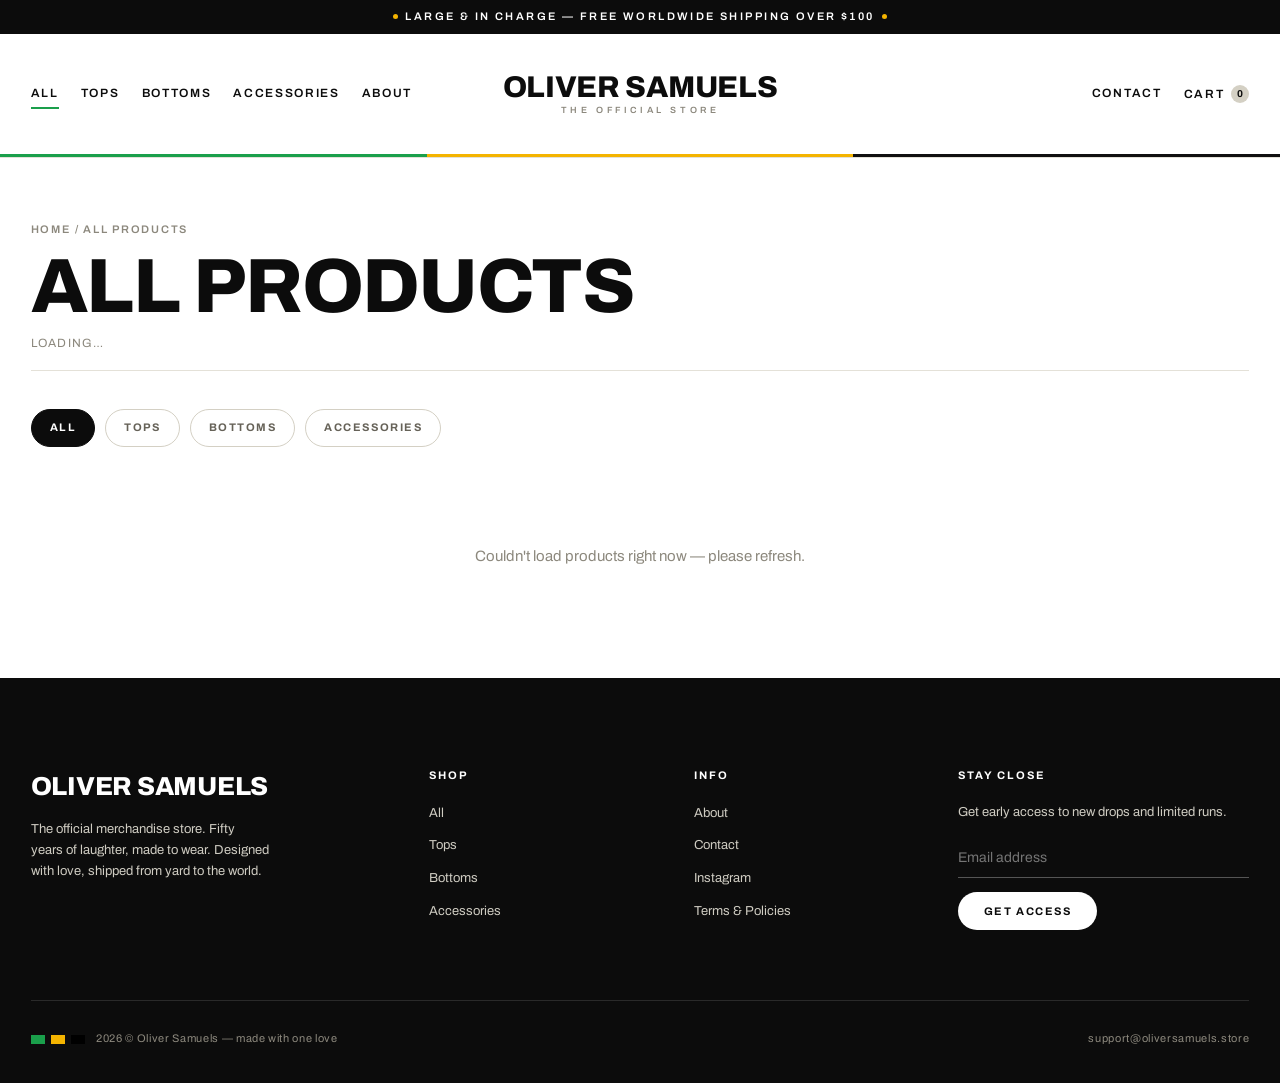
<file: collection.html>
<!DOCTYPE html>
<html lang="en">
<head>
<meta charset="UTF-8"/>
<meta name="viewport" content="width=device-width,initial-scale=1"/>
<title>Collection — Oliver Samuels</title>
<link rel="preconnect" href="https://fonts.googleapis.com"/>
<link rel="preconnect" href="https://fonts.gstatic.com" crossorigin/>
<link href="https://fonts.googleapis.com/css2?family=Archivo:ital,wght@0,400;0,500;0,600;0,700;0,800&family=Archivo+Expanded:wght@600;700;800&display=swap" rel="stylesheet"/>
<link rel="stylesheet" href="styles.css"/>
</head>
<body>
<div id="site-head"></div>
<main id="app"></main>
<div id="site-foot"></div>
<script src="shopify-config.js"></script>
<script src="image-slot.js"></script>
<script src="store.js"></script>
<script>OS.renderCollection();</script>
</body>
</html>
</file>
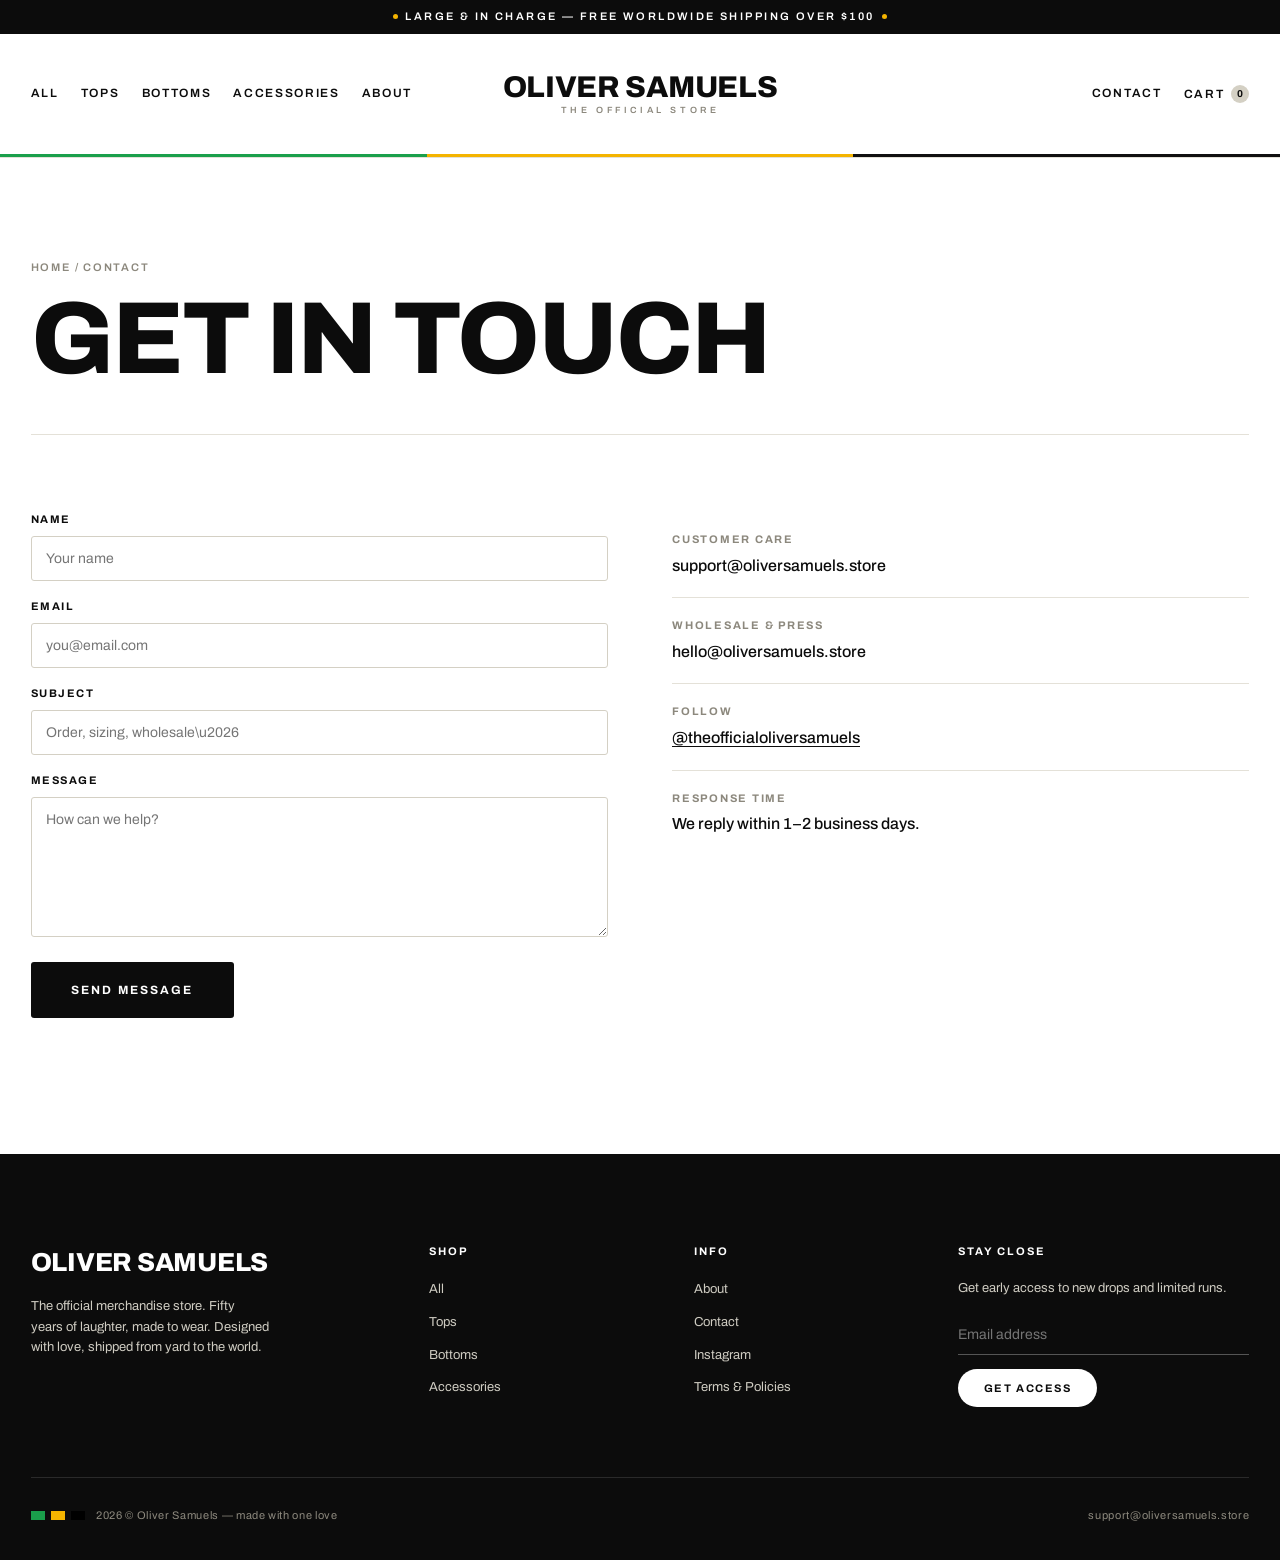
<file: contact.html>
<!DOCTYPE html>
<html lang="en">
<head>
<meta charset="UTF-8"/>
<meta name="viewport" content="width=device-width,initial-scale=1"/>
<title>Contact — Oliver Samuels</title>
<link rel="preconnect" href="https://fonts.googleapis.com"/>
<link rel="preconnect" href="https://fonts.gstatic.com" crossorigin/>
<link href="https://fonts.googleapis.com/css2?family=Archivo:ital,wght@0,400;0,500;0,600;0,700;0,800&family=Archivo+Expanded:wght@600;700;800&display=swap" rel="stylesheet"/>
<link rel="stylesheet" href="styles.css"/>
</head>
<body>
<div id="site-head"></div>
<main id="app">
  <div class="wrap">
    <div class="page-hero">
      <div class="crumbs"><a href="index.html">Home</a> / Contact</div>
      <h1>Get In Touch</h1>
    </div>

    <div class="contact-grid">
      <form onsubmit="OS.toast('Message sent \u2014 we\u2019ll be in touch!');return false;">
        <div class="field"><label for="cn">Name</label><input id="cn" type="text" placeholder="Your name" required/></div>
        <div class="field"><label for="ce">Email</label><input id="ce" type="email" placeholder="you@email.com" required/></div>
        <div class="field"><label for="cs">Subject</label><input id="cs" type="text" placeholder="Order, sizing, wholesale\u2026"/></div>
        <div class="field"><label for="cm">Message</label><textarea id="cm" placeholder="How can we help?" required></textarea></div>
        <button class="submit-btn" type="submit">Send Message</button>
      </form>

      <div class="contact-info">
        <div class="ci"><h4>Customer Care</h4><p>support@oliversamuels.store</p></div>
        <div class="ci"><h4>Wholesale &amp; Press</h4><p>hello@oliversamuels.store</p></div>
        <div class="ci"><h4>Follow</h4><p><a href="https://www.instagram.com/theofficialoliversamuels/" target="_blank" rel="noopener" style="border-bottom:1px solid var(--ink);">@theofficialoliversamuels</a></p></div>
        <div class="ci" style="border-bottom:0;"><h4>Response Time</h4><p>We reply within 1&ndash;2 business days.</p></div>
      </div>
    </div>
  </div>
</main>
<div id="site-foot"></div>
<script src="shopify-config.js"></script>
<script src="image-slot.js"></script>
<script src="store.js"></script>
<script>OS.renderHeader('');OS.renderFooter();</script>
</body>
</html>
</file>
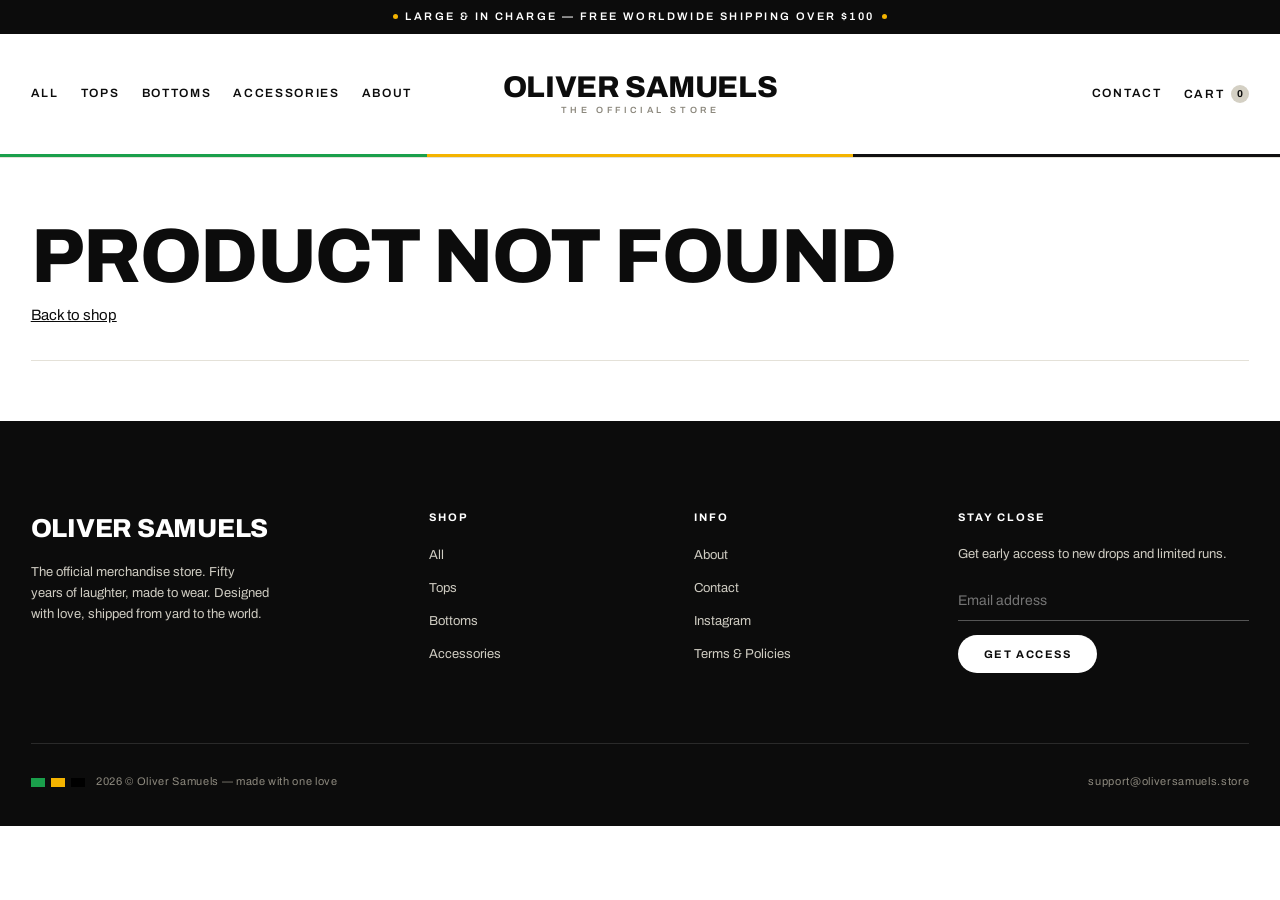
<file: product.html>
<!DOCTYPE html>
<html lang="en">
<head>
<meta charset="UTF-8"/>
<meta name="viewport" content="width=device-width,initial-scale=1"/>
<title>Product — Oliver Samuels</title>
<link rel="preconnect" href="https://fonts.googleapis.com"/>
<link rel="preconnect" href="https://fonts.gstatic.com" crossorigin/>
<link href="https://fonts.googleapis.com/css2?family=Archivo:ital,wght@0,400;0,500;0,600;0,700;0,800&family=Archivo+Expanded:wght@600;700;800&display=swap" rel="stylesheet"/>
<link rel="stylesheet" href="styles.css"/>
</head>
<body>
<div id="site-head"></div>
<main id="app"></main>
<div id="site-foot"></div>
<script src="shopify-config.js"></script>
<script src="image-slot.js"></script>
<script src="store.js"></script>
<script>OS.renderProduct();</script>
</body>
</html>
</file>
<file: styles.css>
/* ============================================================
   OLIVER SAMUELS — merch store
   Minimal black/paper streetwear store, Jamaican accents.
   ============================================================ */

:root{
  --ink:#0c0c0c;
  --paper:#ffffff;
  --paper-2:#f3f1ea;      /* warm off-white product/photo ground */
  --paper-3:#ebe8df;
  --line:#e4e1d8;
  --line-2:#d4d0c4;
  --muted:#8c887d;
  --muted-2:#666258;

  /* Jamaica flag — used as accents only */
  --jade:#1a9f4b;
  --jade-deep:#0c7d39;
  --gold:#f4b400;
  --jam-black:#101010;

  --maxw:1640px;
  --gut:clamp(16px,2.4vw,40px);
  --header-h:120px;

  --f-sans:"Archivo","Archivo Placeholder",system-ui,sans-serif;
  --f-wide:"Archivo Expanded","Archivo","Archivo Placeholder",system-ui,sans-serif;
}

*{box-sizing:border-box;}
html{ -webkit-text-size-adjust:100%; }
body{
  margin:0;
  font-family:var(--f-sans);
  background:var(--paper);
  color:var(--ink);
  font-size:15px;
  line-height:1.45;
  -webkit-font-smoothing:antialiased;
  text-rendering:optimizeLegibility;
}
a{color:inherit;text-decoration:none;}
img{display:block;max-width:100%;}
button{font-family:inherit;cursor:pointer;}
ul{margin:0;padding:0;list-style:none;}

.wrap{ max-width:var(--maxw); margin:0 auto; padding-inline:var(--gut); }
.upper{ text-transform:uppercase; }
.tnum{ font-variant-numeric:tabular-nums; }

/* ---------- Announcement bar ---------- */
.announce{
  background:var(--ink);
  color:var(--paper);
  font-size:11px;
  letter-spacing:.22em;
  text-transform:uppercase;
  font-weight:600;
  text-align:center;
  padding:9px 16px;
  display:flex;align-items:center;justify-content:center;gap:.7em;
}
.announce .dot{ width:5px;height:5px;border-radius:50%;background:var(--gold); display:inline-block; }

/* ---------- Header ---------- */
.site-head{
  position:sticky;top:0;z-index:60;
  background:var(--paper);
  border-bottom:1px solid var(--line);
}
.site-head .bar{
  display:grid;
  grid-template-columns:1fr auto 1fr;
  align-items:center;
  height:var(--header-h);
}
.head-nav{ display:flex; gap:22px; align-items:center; min-width:0; }
.head-nav a, .head-tools button, .head-tools a{
  font-size:12px;letter-spacing:.14em;text-transform:uppercase;font-weight:600;
  color:var(--ink);background:none;border:0;padding:0;position:relative;
}
.head-nav a::after{
  content:"";position:absolute;left:0;right:100%;bottom:-6px;height:1.5px;
  background:var(--jade);transition:right .28s ease;
}
.head-nav a:hover::after, .head-nav a.active::after{ right:0; }
.head-nav a.active{ }

.brand{
  font-family:var(--f-wide);
  font-weight:800;
  letter-spacing:-.01em;
  text-transform:uppercase;
  font-size:clamp(20px,2.5vw,30px);
  line-height:.9;
  text-align:center;
  white-space:nowrap;
}
.brand small{
  display:block;font-family:var(--f-sans);font-weight:600;
  font-size:9px;letter-spacing:.4em;color:var(--muted);margin-top:5px;
}
.head-tools{ display:flex; gap:22px; align-items:center; justify-content:flex-end; }
.cart-btn{ display:flex;align-items:center;gap:7px; }
.cart-count{
  min-width:18px;height:18px;padding:0 5px;border-radius:9px;
  background:var(--ink);color:var(--paper);font-size:10px;font-weight:700;
  display:inline-flex;align-items:center;justify-content:center;letter-spacing:0;
}
.cart-count[data-empty="1"]{ background:var(--line-2);color:var(--ink); }

/* tricolor hairline under header */
.flag-rule{ height:3px; display:flex; }
.flag-rule i{ flex:1; }
.flag-rule i:nth-child(1){ background:var(--jade); }
.flag-rule i:nth-child(2){ background:var(--gold); }
.flag-rule i:nth-child(3){ background:var(--jam-black); }

/* mobile nav toggle */
.nav-toggle{ display:none; background:none;border:0;flex-direction:column;gap:4px; }
.nav-toggle span{ width:22px;height:1.6px;background:var(--ink);display:block; }

/* ---------- Hero ---------- */
.hero{ position:relative; background:var(--paper-2); }
.hero image-slot{ width:100%; height:clamp(440px,72vh,820px); }

/* Plain (imageless) hero */
.hero--plain{
  background:var(--ink);
  min-height:clamp(440px,66vh,720px);
  display:flex;
  overflow:hidden;
}
.hero--plain::after{
  content:"";position:absolute;right:-6%;bottom:-30%;width:60%;height:160%;
  background:radial-gradient(closest-side, rgba(26,159,75,.16), rgba(26,159,75,0) 70%);
  pointer-events:none;
}
.hero--plain .hero-copy{ position:static;background:none;justify-content:center;width:100%; }
.hero--plain h1{ text-shadow:none; }
.hero--plain p{ text-shadow:none;color:#cfccc2; }
.hero-kicker{
  color:var(--gold);font-size:12px;font-weight:700;letter-spacing:.28em;text-transform:uppercase;
  margin-bottom:22px;
}
.hero .hero-copy{
  position:absolute;inset:0;display:flex;flex-direction:column;justify-content:flex-end;
  padding:clamp(28px,5vw,80px);
  pointer-events:none;
  background:linear-gradient(to top, rgba(8,8,8,.62) 0%, rgba(8,8,8,.18) 42%, rgba(8,8,8,0) 70%);
}
.hero h1{
  font-family:var(--f-wide);font-weight:800;text-transform:uppercase;
  color:var(--paper);margin:0;line-height:.86;letter-spacing:-.01em;
  font-size:clamp(44px,9vw,140px);
  text-shadow:0 2px 40px rgba(0,0,0,.35);
}
.hero p{
  color:var(--paper);margin:.7em 0 0;max-width:30ch;
  font-size:clamp(13px,1.5vw,18px);font-weight:500;letter-spacing:.02em;
  text-shadow:0 1px 20px rgba(0,0,0,.5);
}
.hero .hero-cta{
  pointer-events:auto;margin-top:26px;align-self:flex-start;
  display:inline-flex;align-items:center;gap:10px;
  background:var(--paper);color:var(--ink);
  padding:15px 30px;font-size:12px;font-weight:700;letter-spacing:.16em;text-transform:uppercase;
  border-radius:999px;transition:transform .2s ease, background .2s ease;
}
.hero .hero-cta:hover{ transform:translateY(-2px); background:var(--gold); }

/* ---------- Section heads ---------- */
.sec-head{
  display:flex;align-items:flex-end;justify-content:space-between;gap:20px;
  padding:clamp(40px,6vw,80px) 0 clamp(20px,2.5vw,32px);
}
.sec-head h2{
  font-family:var(--f-wide);font-weight:800;text-transform:uppercase;
  font-size:clamp(24px,3.4vw,46px);line-height:.95;margin:0;letter-spacing:-.01em;
}
.sec-head .sub{ font-size:12px;letter-spacing:.16em;text-transform:uppercase;color:var(--muted);font-weight:600; }
.sec-head a.viewall{ font-size:12px;letter-spacing:.14em;text-transform:uppercase;font-weight:700;border-bottom:1.5px solid var(--ink);padding-bottom:3px;white-space:nowrap; }

/* ---------- Product grid ---------- */
.grid{
  display:grid;
  grid-template-columns:repeat(4,1fr);
  gap:clamp(8px,1vw,16px) clamp(8px,1vw,18px);
  padding-bottom:clamp(40px,6vw,90px);
}
.card{ position:relative; display:flex; flex-direction:column; }
.card .ph{
  position:relative;background:var(--paper-2);overflow:hidden;
  aspect-ratio:4/5;
}
.card .ph image-slot{ width:100%;height:100%; }
.card:hover .ph image-slot{ }
.card .ph .badge{
  position:absolute;top:12px;left:12px;z-index:3;
  font-size:10px;font-weight:700;letter-spacing:.12em;text-transform:uppercase;
  padding:5px 9px;border-radius:2px;background:var(--ink);color:var(--paper);
}
.card .ph .badge.sold{ background:var(--paper);color:var(--ink);border:1px solid var(--line-2); }
.card .ph .badge.new{ background:var(--jade);color:#fff; }
.card .ph .quick{
  position:absolute;left:10px;right:10px;bottom:10px;z-index:3;
  opacity:0;transform:translateY(8px);transition:.24s ease;
  background:var(--paper);color:var(--ink);text-align:center;
  font-size:11px;font-weight:700;letter-spacing:.14em;text-transform:uppercase;
  padding:13px;border-radius:3px;
}
.card:hover .ph .quick{ opacity:1;transform:none; }
.card .meta{ padding:14px 2px 6px;display:flex;flex-direction:column;gap:3px; }
.card .meta .nm{ font-size:13px;font-weight:600;letter-spacing:.03em;text-transform:uppercase; }
.card .meta .pr{ font-size:13px;color:var(--muted-2);font-variant-numeric:tabular-nums; }
.card .meta .pr s{ color:var(--line-2);margin-right:7px; }

/* ---------- Collection page chrome ---------- */
.coll-head{ padding:clamp(34px,5vw,64px) 0 18px; border-bottom:1px solid var(--line); margin-bottom:clamp(22px,3vw,38px); }
.coll-head .crumbs{ font-size:11px;letter-spacing:.16em;text-transform:uppercase;color:var(--muted);font-weight:600;margin-bottom:14px; }
.coll-head h1{ font-family:var(--f-wide);font-weight:800;text-transform:uppercase;font-size:clamp(34px,6vw,84px);line-height:.9;margin:0;letter-spacing:-.02em; }
.coll-head .count{ margin-top:14px;font-size:12px;color:var(--muted);letter-spacing:.1em;text-transform:uppercase; }
.coll-filters{ display:flex;gap:10px;flex-wrap:wrap;padding-bottom:clamp(20px,3vw,34px); }
.coll-filters a{
  font-size:11px;font-weight:700;letter-spacing:.14em;text-transform:uppercase;
  padding:10px 18px;border:1px solid var(--line-2);border-radius:999px;color:var(--muted-2);
  transition:.18s ease;
}
.coll-filters a:hover{ border-color:var(--ink);color:var(--ink); }
.coll-filters a.active{ background:var(--ink);color:var(--paper);border-color:var(--ink); }

/* ---------- Product detail ---------- */
.pdp{ display:grid; grid-template-columns:1.35fr minmax(0,1fr); gap:clamp(24px,3vw,60px); padding:clamp(20px,3vw,44px) 0 clamp(40px,6vw,90px); align-items:start; }
.pdp .gallery{ display:grid; grid-template-columns:1fr 1fr; gap:8px; }
.pdp .gallery image-slot{ width:100%; background:var(--paper-2); }
.pdp .gallery .g-main{ grid-column:1 / -1; aspect-ratio:4/5; }
.pdp .gallery .g-sub{ aspect-ratio:1/1; }
/* colour-picker thumbnail strip under the main mockup */
.pdp .gallery .g-thumbs{ grid-column:1 / -1; display:flex; flex-wrap:wrap; gap:8px; }
.g-thumb{ width:64px; height:64px; padding:0; border:1px solid var(--line-2); border-radius:4px; overflow:hidden; background:var(--paper-2); cursor:pointer; transition:border-color .15s ease; }
.g-thumb img{ width:100%; height:100%; object-fit:cover; display:block; }
.g-thumb:hover{ border-color:var(--muted-2); }
.g-thumb.sel{ border-color:var(--ink); box-shadow:0 0 0 1px var(--ink); }
.pdp .info{ position:sticky; top:calc(var(--header-h) + 24px); }
.pdp .info .crumbs{ font-size:11px;letter-spacing:.16em;text-transform:uppercase;color:var(--muted);font-weight:600;margin-bottom:18px; }
.pdp .info h1{ font-family:var(--f-wide);font-weight:800;text-transform:uppercase;font-size:clamp(26px,3.2vw,42px);line-height:.95;margin:0 0 14px;letter-spacing:-.01em; }
.pdp .info .price{ font-size:20px;font-weight:600;font-variant-numeric:tabular-nums;margin-bottom:8px; }
.pdp .info .price s{ color:var(--line-2);margin-right:10px;font-weight:400; }
.pdp .info .tagline{ color:var(--muted-2);font-size:14px;line-height:1.55;max-width:46ch;margin:0 0 26px; }

.opt-label{ font-size:11px;font-weight:700;letter-spacing:.16em;text-transform:uppercase;margin:0 0 11px;display:flex;justify-content:space-between;align-items:center; }
.opt-label a{ color:var(--muted);border-bottom:1px solid var(--line-2);font-weight:600;letter-spacing:.06em;padding-bottom:1px; }
.sizes{ display:flex;gap:8px;flex-wrap:wrap;margin-bottom:26px; }
.sizes button{
  min-width:52px;height:50px;padding:0 14px;background:var(--paper);
  border:1px solid var(--line-2);border-radius:3px;
  font-size:13px;font-weight:600;letter-spacing:.04em;color:var(--ink);
  transition:.15s ease;
}
.sizes button:hover{ border-color:var(--ink); }
.sizes button.sel{ background:var(--ink);color:var(--paper);border-color:var(--ink); }
.sizes button:disabled{ color:var(--line-2);text-decoration:line-through;cursor:not-allowed;border-color:var(--line); }

.stock{ font-size:12px;letter-spacing:.06em;color:var(--jade-deep);font-weight:600;margin-bottom:16px;display:flex;align-items:center;gap:8px; }
.stock i{ width:7px;height:7px;border-radius:50%;background:var(--jade);display:inline-block; }
.stock.out{ color:var(--muted); }
.stock.out i{ background:var(--line-2); }

.add-btn{
  width:100%;height:58px;background:var(--ink);color:var(--paper);border:0;border-radius:3px;
  font-size:12px;font-weight:700;letter-spacing:.18em;text-transform:uppercase;
  transition:.18s ease; position:relative; overflow:hidden;
}
.add-btn:hover:not(:disabled){ background:var(--jade-deep); }
.add-btn:disabled{ background:var(--paper-3);color:var(--muted);cursor:not-allowed; }
.add-btn.added{ background:var(--jade); }

.accordions{ margin-top:34px;border-top:1px solid var(--line); }
.acc{ border-bottom:1px solid var(--line); }
.acc > button{
  width:100%;display:flex;justify-content:space-between;align-items:center;gap:12px;
  background:none;border:0;padding:18px 0;text-align:left;
  font-size:12px;font-weight:700;letter-spacing:.14em;text-transform:uppercase;color:var(--ink);
}
.acc > button .pm{ font-size:18px;font-weight:400;transition:transform .2s ease; }
.acc.open > button .pm{ transform:rotate(45deg); }
.acc .body{ max-height:0;overflow:hidden;transition:max-height .3s ease; }
.acc.open .body{ max-height:2400px; }
.acc .body .inner{ padding:0 0 22px;font-size:13.5px;line-height:1.65;color:var(--muted-2);overflow-x:auto; }
/* Tapstitch size-guide tables ship with hard-coded pixel widths — keep them
   contained so they scroll inside the accordion instead of stretching the page. */
.acc .body .inner table{ max-width:100%; }
.acc .body .inner table[style]{ width:auto !important; }
.acc .body .inner table td[style], .acc .body .inner table th[style]{ width:auto !important; min-width:44px; }
.acc .body .inner ul{ list-style:disc;padding-left:18px;display:flex;flex-direction:column;gap:5px; }
.acc .body .inner table{ width:100%;border-collapse:collapse;font-size:12.5px;margin-top:4px; }
.acc .body .inner th, .acc .body .inner td{ text-align:left;padding:7px 8px;border-bottom:1px solid var(--line); }
.acc .body .inner th{ color:var(--ink);font-weight:700;text-transform:uppercase;letter-spacing:.08em;font-size:11px; }

/* ---------- Cart drawer ---------- */
.scrim{ position:fixed;inset:0;background:rgba(12,12,12,.42);opacity:0;visibility:hidden;transition:.25s ease;z-index:90; }
.scrim.open{ opacity:1;visibility:visible; }
.drawer{
  position:fixed;top:0;right:0;height:100%;width:min(440px,100%);background:var(--paper);z-index:100;
  transform:translateX(100%);transition:transform .32s cubic-bezier(.4,0,.1,1);
  display:flex;flex-direction:column;
}
.drawer.open{ transform:none; }
.drawer .dh{ display:flex;align-items:center;justify-content:space-between;padding:24px;border-bottom:1px solid var(--line); }
.drawer .dh h3{ margin:0;font-size:13px;font-weight:700;letter-spacing:.16em;text-transform:uppercase; }
.drawer .dh button{ background:none;border:0;font-size:13px;letter-spacing:.1em;text-transform:uppercase;font-weight:600;color:var(--muted); }
.drawer .ditems{ flex:1;overflow:auto;padding:8px 24px; }
.drawer .empty{ display:flex;flex-direction:column;align-items:center;justify-content:center;height:100%;gap:18px;text-align:center;color:var(--muted); }
.drawer .empty p{ font-size:13px;letter-spacing:.12em;text-transform:uppercase;font-weight:600;margin:0; }
.li{ display:grid;grid-template-columns:64px 1fr auto;gap:14px;padding:18px 0;border-bottom:1px solid var(--line);align-items:start; }
.li .liph{ width:64px;height:80px;background:var(--paper-2);border-radius:2px;overflow:hidden; }
.li .liph img{ width:100%;height:100%;object-fit:cover; }
.li .lin{ font-size:12px;font-weight:600;text-transform:uppercase;letter-spacing:.04em;line-height:1.4; }
.li .lis{ font-size:11px;color:var(--muted);margin-top:4px;letter-spacing:.06em; }
.li .liqty{ display:inline-flex;align-items:center;gap:10px;margin-top:9px;border:1px solid var(--line-2);border-radius:3px;padding:4px 8px; }
.li .liqty button{ background:none;border:0;font-size:14px;line-height:1;color:var(--muted-2);width:14px; }
.li .liqty span{ font-size:12px;font-weight:600;min-width:14px;text-align:center; }
.li .lip{ font-size:12px;font-weight:600;font-variant-numeric:tabular-nums;text-align:right; }
.li .lirm{ display:block;margin-top:10px;font-size:10px;letter-spacing:.1em;text-transform:uppercase;color:var(--muted);border-bottom:1px solid var(--line-2);background:none;border-top:0;border-left:0;border-right:0;padding:0 0 1px; }
.drawer .dfoot{ border-top:1px solid var(--line);padding:24px; }
.drawer .dfoot .row{ display:flex;justify-content:space-between;font-size:12px;letter-spacing:.1em;text-transform:uppercase;margin-bottom:6px;color:var(--muted-2); }
.drawer .dfoot .row.tot{ color:var(--ink);font-weight:700;font-size:14px;margin:14px 0 18px; }
.drawer .dfoot .co{ width:100%;height:54px;background:var(--ink);color:var(--paper);border:0;border-radius:3px;font-size:12px;font-weight:700;letter-spacing:.18em;text-transform:uppercase; }
.drawer .dfoot .co:hover{ background:var(--jade-deep); }
.drawer .dfoot .note{ text-align:center;font-size:10px;letter-spacing:.1em;text-transform:uppercase;color:var(--muted);margin-top:12px; }

/* ---------- Editorial / content pages ---------- */
.page-hero{ padding:clamp(50px,8vw,120px) 0 clamp(30px,4vw,50px); border-bottom:1px solid var(--line); }
.page-hero .crumbs{ font-size:11px;letter-spacing:.16em;text-transform:uppercase;color:var(--muted);font-weight:600;margin-bottom:18px; }
.page-hero h1{ font-family:var(--f-wide);font-weight:800;text-transform:uppercase;font-size:clamp(40px,8vw,110px);line-height:.88;margin:0;letter-spacing:-.02em;max-width:16ch; }
.about-grid{ display:grid;grid-template-columns:1fr 1fr;gap:clamp(30px,5vw,80px);padding:clamp(40px,6vw,90px) 0;align-items:center; }
.about-grid image-slot{ width:100%;aspect-ratio:1/1; }
.prose{ max-width:60ch; }
.prose .lead{ font-size:clamp(18px,2.2vw,26px);line-height:1.45;font-weight:500;margin:0 0 26px;letter-spacing:-.01em; }
.prose p{ font-size:15px;line-height:1.7;color:var(--muted-2);margin:0 0 18px; }
.prose .kicker{ font-size:11px;letter-spacing:.2em;text-transform:uppercase;color:var(--jade-deep);font-weight:700;margin:0 0 18px; }
.stat-row{ display:flex;gap:clamp(24px,5vw,70px);flex-wrap:wrap;padding:clamp(30px,4vw,50px) 0;border-top:1px solid var(--line);border-bottom:1px solid var(--line);margin-bottom:clamp(40px,6vw,80px); }
.stat-row .st .n{ font-family:var(--f-wide);font-weight:800;font-size:clamp(34px,5vw,64px);line-height:1;letter-spacing:-.02em; }
.stat-row .st .l{ font-size:11px;letter-spacing:.14em;text-transform:uppercase;color:var(--muted);margin-top:8px;font-weight:600; }

/* contact */
.contact-grid{ display:grid;grid-template-columns:1fr 1fr;gap:clamp(30px,5vw,80px);padding:clamp(40px,6vw,80px) 0; }
.field{ margin-bottom:18px; }
.field label{ display:block;font-size:11px;letter-spacing:.14em;text-transform:uppercase;font-weight:700;margin-bottom:8px; }
.field input, .field textarea{ width:100%;border:1px solid var(--line-2);border-radius:3px;padding:14px;font-family:inherit;font-size:14px;background:var(--paper);color:var(--ink); }
.field input:focus, .field textarea:focus{ outline:0;border-color:var(--ink); }
.field textarea{ min-height:140px;resize:vertical; }
.contact-info .ci{ padding:20px 0;border-bottom:1px solid var(--line); }
.contact-info .ci h4{ margin:0 0 6px;font-size:11px;letter-spacing:.16em;text-transform:uppercase;color:var(--muted); }
.contact-info .ci p{ margin:0;font-size:16px;font-weight:500; }
.submit-btn{ background:var(--ink);color:var(--paper);border:0;border-radius:3px;height:56px;padding:0 40px;font-size:12px;font-weight:700;letter-spacing:.18em;text-transform:uppercase; }
.submit-btn:hover{ background:var(--jade-deep); }

/* ---------- Marquee strip ---------- */
.marquee{ background:var(--ink);color:var(--paper);overflow:hidden;padding:16px 0;border-top:3px solid transparent; }
.marquee .track{ display:flex;gap:48px;white-space:nowrap;width:max-content;animation:scroll 26s linear infinite; }
.marquee span{ font-family:var(--f-wide);font-weight:800;text-transform:uppercase;font-size:20px;letter-spacing:.02em;display:inline-flex;align-items:center;gap:48px; }
.marquee span::after{ content:"★";color:var(--gold);font-size:14px; }
@keyframes scroll{ to{ transform:translateX(-50%); } }
@media (prefers-reduced-motion:reduce){ .marquee .track{ animation:none; } }

/* ---------- Footer ---------- */
.site-foot{ background:var(--ink);color:#cfccc2;padding:clamp(50px,7vw,90px) 0 36px;margin-top:clamp(30px,5vw,60px); }
.site-foot .ftop{ display:grid;grid-template-columns:1.6fr 1fr 1fr 1.3fr;gap:40px;padding-bottom:clamp(40px,6vw,70px);border-bottom:1px solid rgba(255,255,255,.12); }
.site-foot .brandblock h3{ font-family:var(--f-wide);font-weight:800;text-transform:uppercase;color:#fff;font-size:26px;margin:0 0 14px;letter-spacing:-.01em; }
.site-foot .brandblock p{ font-size:13px;line-height:1.6;max-width:34ch;margin:0; }
.site-foot h5{ font-size:11px;letter-spacing:.18em;text-transform:uppercase;color:#fff;margin:0 0 18px;font-weight:700; }
.site-foot ul{ display:flex;flex-direction:column;gap:11px; }
.site-foot ul a{ font-size:13px;color:#cfccc2; }
.site-foot ul a:hover{ color:#fff; }
.site-foot .news input{ width:100%;background:transparent;border:0;border-bottom:1px solid rgba(255,255,255,.3);color:#fff;padding:12px 0;font-family:inherit;font-size:14px; }
.site-foot .news input:focus{ outline:0;border-color:var(--gold); }
.site-foot .news button{ margin-top:14px;background:#fff;color:var(--ink);border:0;border-radius:999px;padding:13px 26px;font-size:11px;font-weight:700;letter-spacing:.14em;text-transform:uppercase; }
.site-foot .fbot{ display:flex;justify-content:space-between;align-items:center;gap:20px;padding-top:30px;flex-wrap:wrap; }
.site-foot .fbot .fl{ display:flex;gap:6px;align-items:center; }
.site-foot .fbot .fl i{ width:14px;height:9px;display:inline-block; }
.site-foot .fbot small{ font-size:11px;letter-spacing:.06em;color:#8d897e; }

/* ---------- Responsive ---------- */
@media (max-width:1100px){
  .grid{ grid-template-columns:repeat(3,1fr); }
  .site-foot .ftop{ grid-template-columns:1fr 1fr; gap:40px 30px; }
}
/* Swap the full text nav for the hamburger before it can crowd the centered
   logo, without collapsing the desktop two-column product layout. */
@media (max-width:1040px) and (min-width:821px){
  .head-nav{ display:none; }
  .nav-toggle{ display:flex; }
}
@media (max-width:820px){
  :root{ --header-h:64px; }
  .head-nav{ display:none; }
  .nav-toggle{ display:flex; }
  .site-head .bar{ grid-template-columns:auto 1fr auto; column-gap:14px; }
  .brand{ text-align:center; font-size:18px; }
  .brand small{ display:none; }
  .head-tools{ gap:16px; }
  .head-tools > a{ display:none; }   /* Contact lives in the hamburger menu */
  .pdp{ grid-template-columns:minmax(0,1fr); }
  .pdp .info{ position:static; min-width:0; }
  .about-grid, .contact-grid{ grid-template-columns:1fr; }
  .grid{ grid-template-columns:repeat(2,1fr); }
}
@media (max-width:400px){
  .brand{ font-size:16px; }
}
@media (max-width:520px){
  .grid{ grid-template-columns:repeat(2,1fr); gap:6px; }
  .pdp .gallery{ grid-template-columns:1fr; }
  .card .meta .nm{ font-size:11.5px; }
}

/* ---------- Mobile slide nav ---------- */
.mnav{ position:fixed;inset:0;background:var(--paper);z-index:80;transform:translateX(-100%);transition:transform .3s ease;display:flex;flex-direction:column;padding:24px; }
.mnav.open{ transform:none; }
.mnav .mtop{ display:flex;justify-content:space-between;align-items:center;margin-bottom:30px; }
.mnav .mtop button{ background:none;border:0;font-size:24px;line-height:1; }
.mnav a{ font-family:var(--f-wide);font-weight:800;text-transform:uppercase;font-size:32px;padding:14px 0;border-bottom:1px solid var(--line); }
</file>
